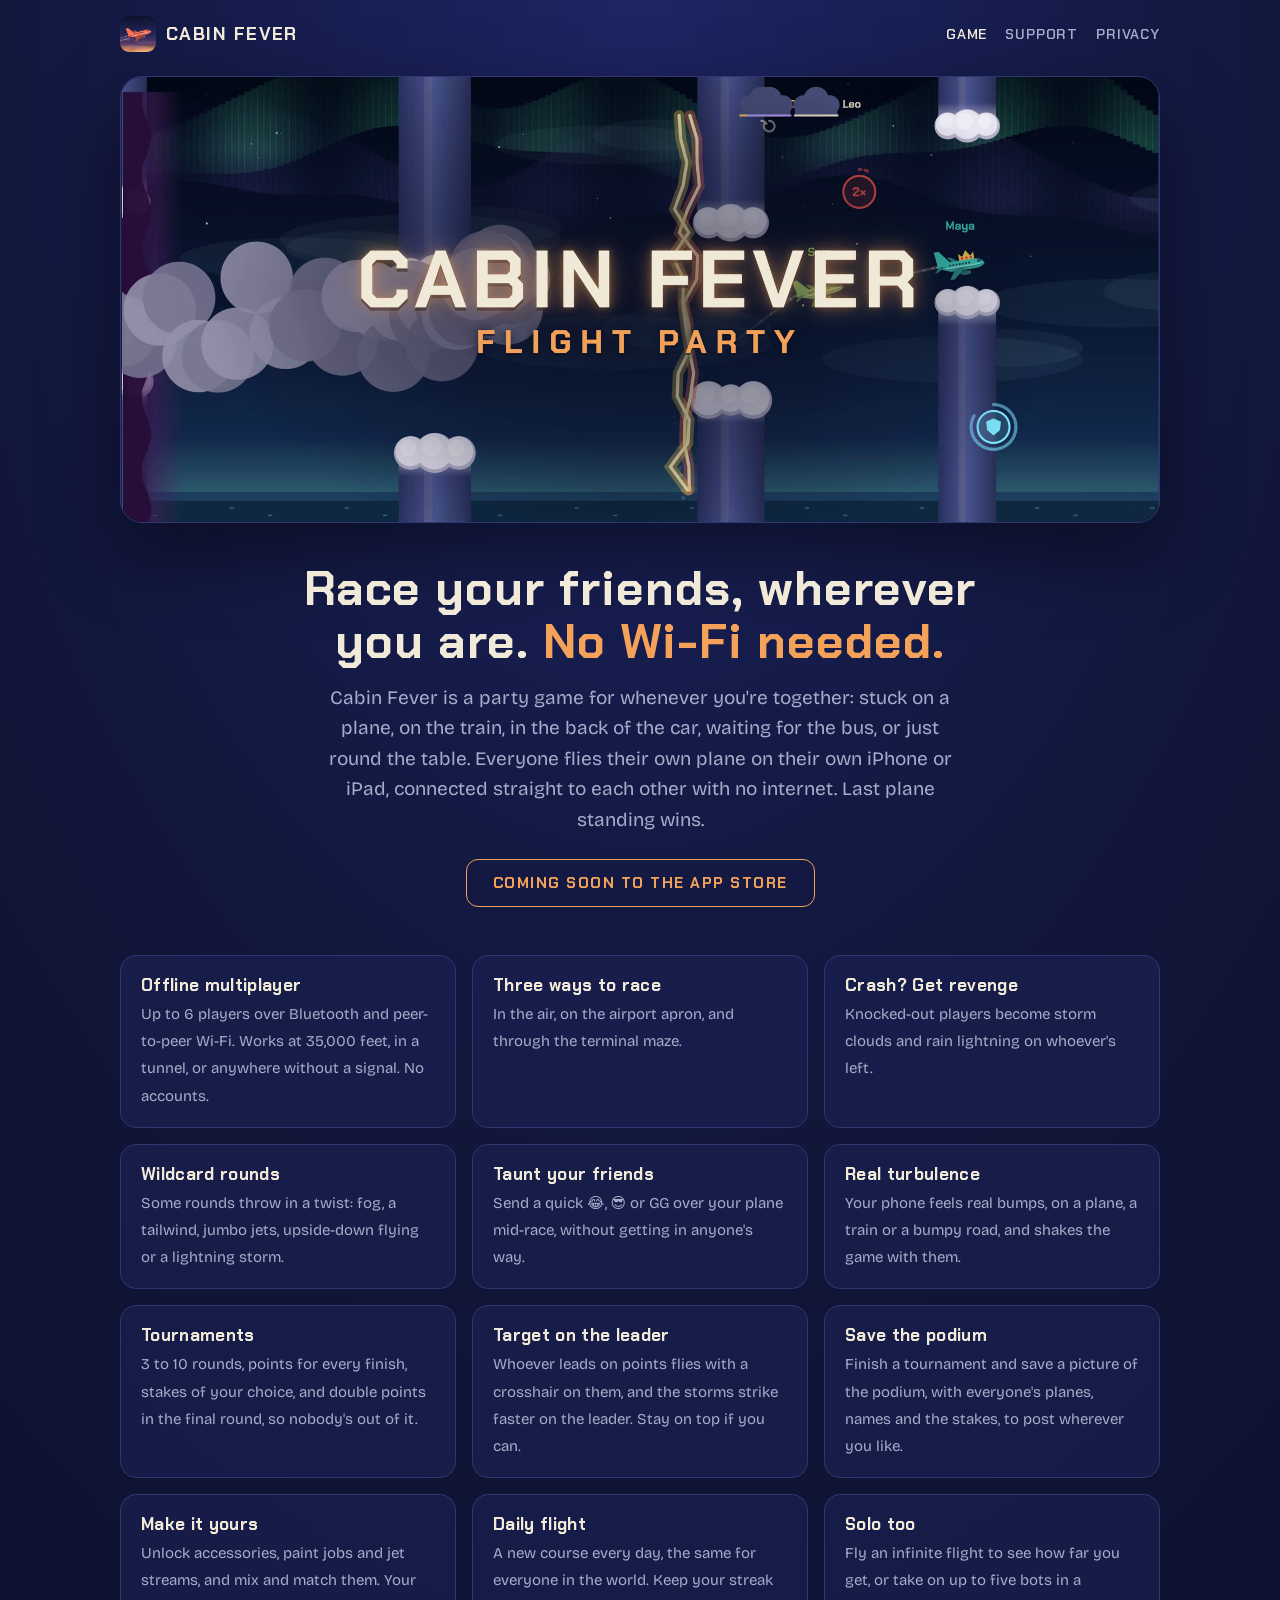
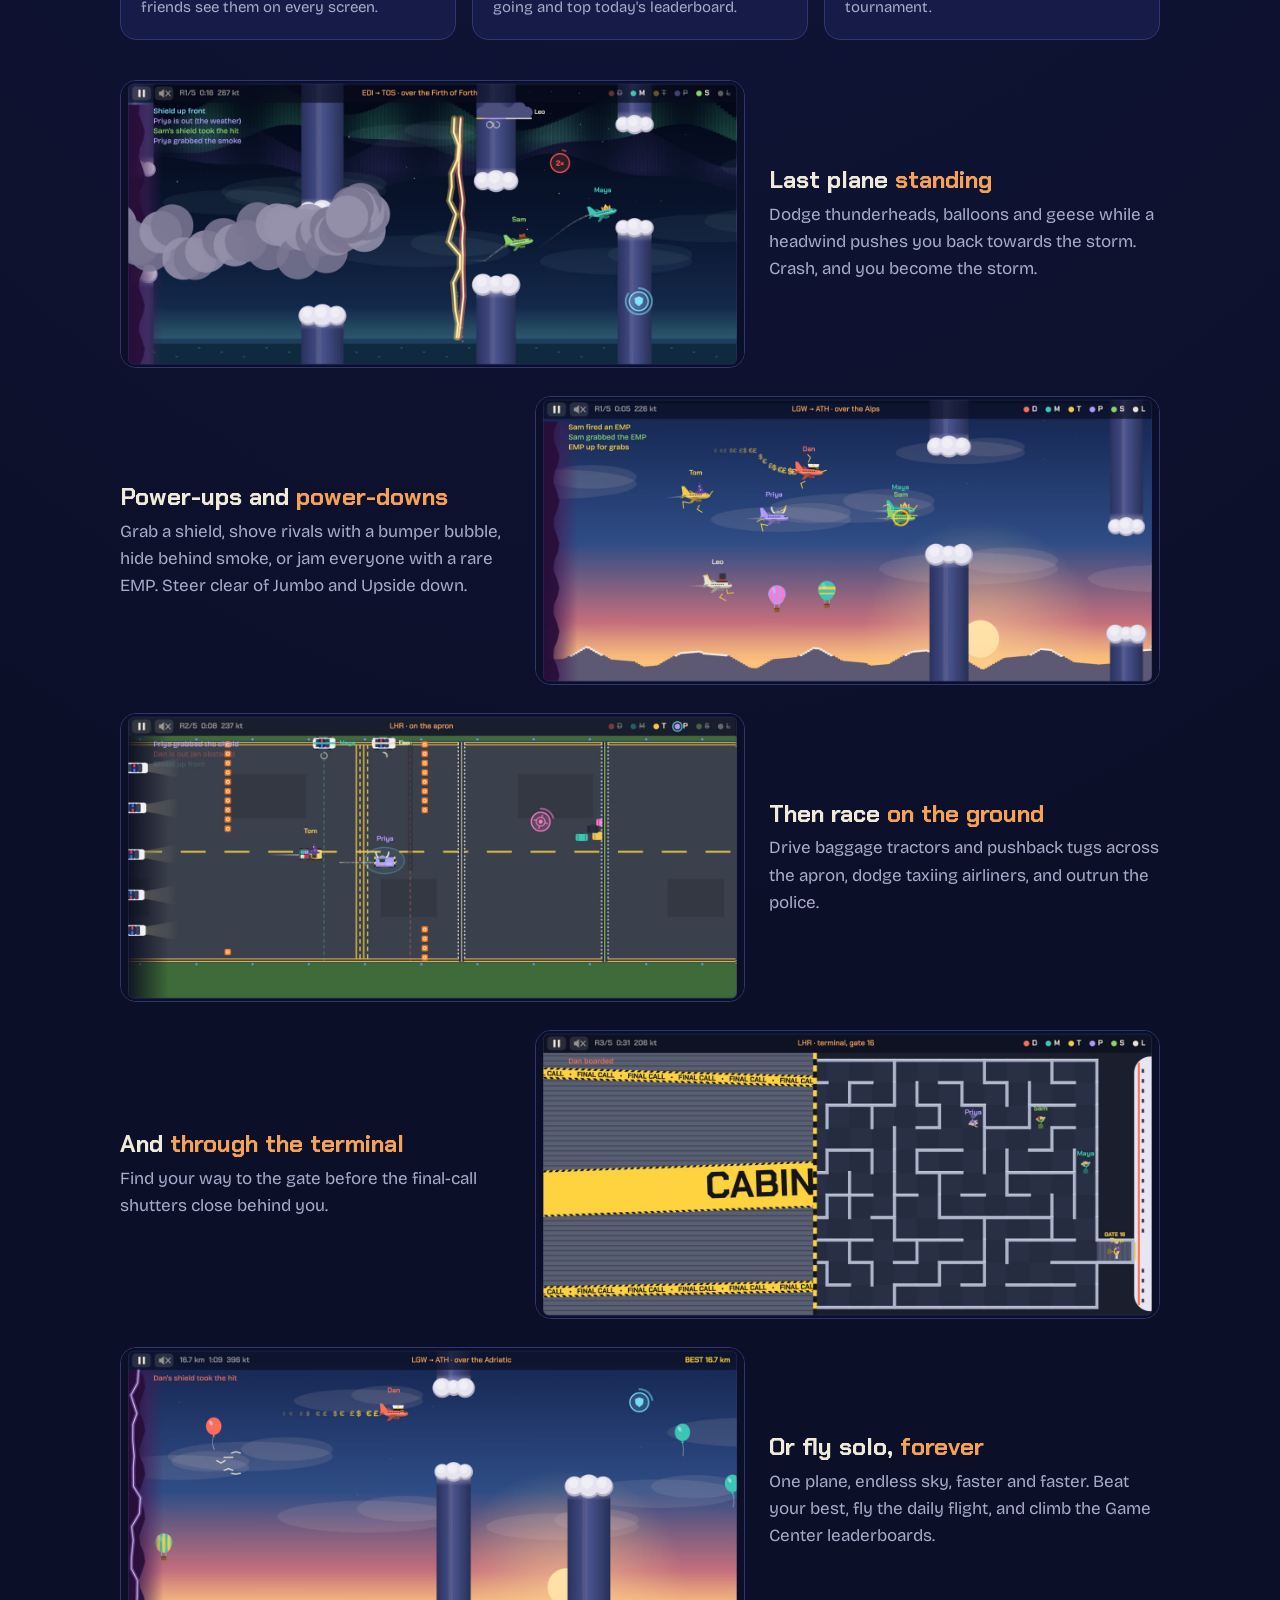
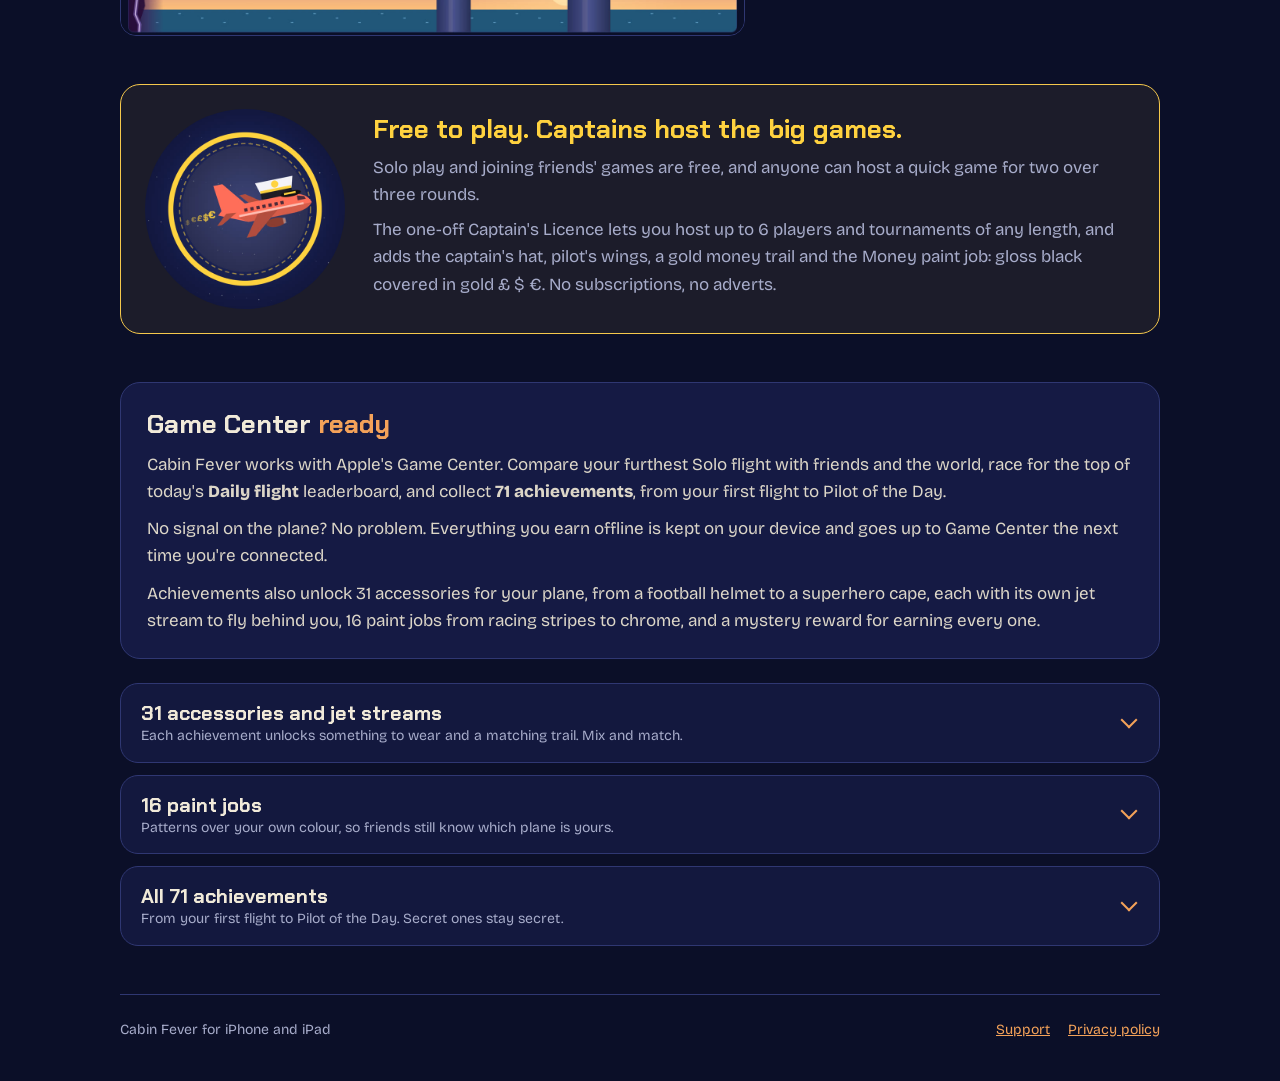
<file: index.html>
<!doctype html>
<html lang="en-GB">
<head>
<meta charset="utf-8">
<meta name="viewport" content="width=device-width, initial-scale=1">
<title>Cabin Fever: Flight Party</title>
<meta name="description" content="Cabin Fever is an offline party game for friends together in person: on a plane, a train, a road trip or round the table. Race each other's planes over Bluetooth and Wi-Fi with no internet. Last plane standing wins.">
<meta property="og:title" content="Cabin Fever: Flight Party">
<meta property="og:description" content="Race your friends anywhere you're together. No Wi-Fi needed.">
<meta property="og:image" content="https://playcabinfever.com/img/header.jpg">
<meta property="og:url" content="https://playcabinfever.com/">
<meta name="twitter:card" content="summary_large_image">
<meta name="theme-color" content="#0b0f28">
<link rel="icon" href="img/icon.png">
<link rel="apple-touch-icon" href="img/apple-touch-icon.png">
<link rel="stylesheet" href="style.css">
</head>
<body>
<div class="wrap">
  <header class="bar">
    <a class="brand" href="./"><img src="img/icon.png" alt=""><span>Cabin Fever</span></a>
    <nav><a href="./" aria-current="page">Game</a><a href="support.html">Support</a><a href="privacy.html">Privacy</a></nav>
  </header>

  <img class="hero" src="img/header.jpg" width="1920" height="823" alt="Cabin Fever: Flight Party. Planes racing through thunderheads under the northern lights.">

  <section class="intro">
    <h1>Race your friends, wherever you are. <em>No Wi-Fi needed.</em></h1>
    <p>Cabin Fever is a party game for whenever you're together: stuck on a plane, on the train, in the back of the car, waiting for the bus, or just round the table. Everyone flies their own plane on their own iPhone or iPad, connected straight to each other with no internet. Last plane standing wins.</p>
    <span class="cta soon">Coming soon to the App Store</span>
  </section>

  <ul class="features">
    <li><b>Offline multiplayer</b><span>Up to 6 players over Bluetooth and peer-to-peer Wi-Fi. Works at 35,000 feet, in a tunnel, or anywhere without a signal. No accounts.</span></li>
    <li><b>Three ways to race</b><span>In the air, on the airport apron, and through the terminal maze.</span></li>
    <li><b>Crash? Get revenge</b><span>Knocked-out players become storm clouds and rain lightning on whoever's left.</span></li>
    <li><b>Wildcard rounds</b><span>Some rounds throw in a twist: fog, a tailwind, jumbo jets, upside-down flying or a lightning storm.</span></li>
    <li><b>Taunt your friends</b><span>Send a quick 😂, 😎 or GG over your plane mid-race, without getting in anyone's way.</span></li>
    <li><b>Real turbulence</b><span>Your phone feels real bumps, on a plane, a train or a bumpy road, and shakes the game with them.</span></li>
    <li><b>Tournaments</b><span>3 to 10 rounds, points for every finish, stakes of your choice, and double points in the final round, so nobody's out of it.</span></li>
    <li><b>Target on the leader</b><span>Whoever leads on points flies with a crosshair on them, and the storms strike faster on the leader. Stay on top if you can.</span></li>
    <li><b>Save the podium</b><span>Finish a tournament and save a picture of the podium, with everyone's planes, names and the stakes, to post wherever you like.</span></li>
    <li><b>Make it yours</b><span>Unlock accessories, paint jobs and jet streams, and mix and match them. Your friends see them on every screen.</span></li>
    <li><b>Daily flight</b><span>A new course every day, the same for everyone in the world. Keep your streak going and top today's leaderboard.</span></li>
    <li><b>Solo too</b><span>Fly an infinite flight to see how far you get, or take on up to five bots in a tournament.</span></li>
  </ul>

  <section class="shots">
    <div class="shot"><img src="img/1-storm.jpg" width="1434" height="660" loading="lazy" alt="Planes dodging lightning from storm clouds under the northern lights">
      <div><h2>Last plane <em>standing</em></h2><p>Dodge thunderheads, balloons and geese while a headwind pushes you back towards the storm. Crash, and you become the storm.</p></div></div>
    <div class="shot"><img src="img/2-emp.jpg" width="1434" height="660" loading="lazy" alt="An EMP jamming five planes at sunrise">
      <div><h2>Power-ups and <em>power-downs</em></h2><p>Grab a shield, shove rivals with a bumper bubble, hide behind smoke, or jam everyone with a rare EMP. Steer clear of Jumbo and Upside down.</p></div></div>
    <div class="shot"><img src="img/3-ground.jpg" width="1434" height="660" loading="lazy" alt="Airport vehicles racing across the apron, chased by police cars">
      <div><h2>Then race <em>on the ground</em></h2><p>Drive baggage tractors and pushback tugs across the apron, dodge taxiing airliners, and outrun the police.</p></div></div>
    <div class="shot"><img src="img/4-maze.jpg" width="1434" height="660" loading="lazy" alt="Passengers racing through a terminal maze as the final-call shutters close">
      <div><h2>And <em>through the terminal</em></h2><p>Find your way to the gate before the final-call shutters close behind you.</p></div></div>
    <div class="shot"><img src="img/5-infinite.jpg" width="1434" height="660" loading="lazy" alt="One plane flying fast at sunset in Solo infinite">
      <div><h2>Or fly solo, <em>forever</em></h2><p>One plane, endless sky, faster and faster. Beat your best, fly the daily flight, and climb the Game Center leaderboards.</p></div></div>
  </section>

  <section class="captain">
    <img src="img/captain.jpg" width="512" height="512" loading="lazy" alt="A plane wearing a captain's hat inside a gold licence badge">
    <div>
      <h2>Free to play. Captains host the big games.</h2>
      <p>Solo play and joining friends' games are free, and anyone can host a quick game for two over three rounds.</p>
      <p>The one-off Captain's Licence lets you host up to 6 players and tournaments of any length, and adds the captain's hat, pilot's wings, a gold money trail and the Money paint job: gloss black covered in gold £ $ €. No subscriptions, no adverts.</p>
    </div>
  </section>

  <section class="gc">
    <h2>Game Center <em>ready</em></h2>
    <p>Cabin Fever works with Apple's Game Center. Compare your furthest Solo flight with friends and the world, race for the top of today's <b>Daily flight</b> leaderboard, and collect <b><span data-ach-count>71</span> achievements</b>, from your first flight to Pilot of the Day.</p>
    <p>No signal on the plane? No problem. Everything you earn offline is kept on your device and goes up to Game Center the next time you're connected.</p>
    <p>Achievements also unlock <span data-acc-count>31</span> accessories for your plane, from a football helmet to a superhero cape, each with its own jet stream to fly behind you, <span data-paint-count>16</span> paint jobs from racing stripes to chrome, and a mystery reward for earning every one.</p>
  </section>

  <details class="fold achievements" id="accessories">
    <summary><span><b><span data-acc-count>31</span> accessories and jet streams</b><small>Each achievement unlocks something to wear and a matching trail. Mix and match.</small></span></summary>
    <ul>
      <!-- accessories:start -->
      <li><img src="img/acc/cap.png" width="48" height="48" loading="lazy" alt=""><img src="img/stream/cap.png" width="48" height="48" loading="lazy" alt=""><div><b>Baseball cap <i>+ Baseballs</i></b><span>Earn First Flight</span></div></li>
      <li><img src="img/acc/pilot.png" width="48" height="48" loading="lazy" alt=""><img src="img/stream/pilot.png" width="48" height="48" loading="lazy" alt=""><div><b>Pilot's cap <i>+ Little planes</i></b><span>Earn Wheels Up</span></div></li>
      <li><img src="img/acc/party.png" width="48" height="48" loading="lazy" alt=""><img src="img/stream/party.png" width="48" height="48" loading="lazy" alt=""><div><b>Party hat <i>+ Confetti</i></b><span>Earn Frequent Flyer</span></div></li>
      <li><img src="img/acc/tophat.png" width="48" height="48" loading="lazy" alt=""><img src="img/stream/tophat.png" width="48" height="48" loading="lazy" alt=""><div><b>Top hat <i>+ Playing cards</i></b><span>Earn Gold Status</span></div></li>
      <li><img src="img/acc/diamond.png" width="48" height="48" loading="lazy" alt=""><img src="img/stream/diamond.png" width="48" height="48" loading="lazy" alt=""><div><b>Diamond crown <i>+ Diamonds</i></b><span>Earn Platinum Status</span></div></li>
      <li><img src="img/acc/crown.png" width="48" height="48" loading="lazy" alt=""><img src="img/stream/crown.png" width="48" height="48" loading="lazy" alt=""><div><b>Crown <i>+ Crowns</i></b><span>Earn Champion</span></div></li>
      <li><img src="img/acc/chef.png" width="48" height="48" loading="lazy" alt=""><img src="img/stream/chef.png" width="48" height="48" loading="lazy" alt=""><div><b>Chef's hat <i>+ Pizzas</i></b><span>Earn Collector</span></div></li>
      <li><img src="img/acc/wizard.png" width="48" height="48" loading="lazy" alt=""><img src="img/stream/wizard.png" width="48" height="48" loading="lazy" alt=""><div><b>Wizard's hat <i>+ Sparkles</i></b><span>Earn Lights Out</span></div></li>
      <li><img src="img/acc/viking.png" width="48" height="48" loading="lazy" alt=""><img src="img/stream/viking.png" width="48" height="48" loading="lazy" alt=""><div><b>Viking helmet <i>+ Swords</i></b><span>Earn Pinball</span></div></li>
      <li><img src="img/acc/halo.png" width="48" height="48" loading="lazy" alt=""><img src="img/stream/halo.png" width="48" height="48" loading="lazy" alt=""><div><b>Halo <i>+ Rainbows</i></b><span>Earn Untouchable</span></div></li>
      <li><img src="img/acc/raincloud.png" width="48" height="48" loading="lazy" alt=""><img src="img/stream/raincloud.png" width="48" height="48" loading="lazy" alt=""><div><b>Rain cloud <i>+ Lightning</i></b><span>Earn Thunderstruck</span></div></li>
      <li><img src="img/acc/beanie.png" width="48" height="48" loading="lazy" alt=""><img src="img/stream/beanie.png" width="48" height="48" loading="lazy" alt=""><div><b>Propeller beanie <i>+ Swirls</i></b><span>Earn Topsy-Turvy</span></div></li>
      <li><img src="img/acc/cowboy.png" width="48" height="48" loading="lazy" alt=""><img src="img/stream/cowboy.png" width="48" height="48" loading="lazy" alt=""><div><b>Cowboy hat <i>+ Cacti</i></b><span>Earn Captain</span></div></li>
      <li><img src="img/acc/beret.png" width="48" height="48" loading="lazy" alt=""><img src="img/stream/beret.png" width="48" height="48" loading="lazy" alt=""><div><b>Beret <i>+ Baguettes</i></b><span>Earn Grand Tour</span></div></li>
      <li><img src="img/acc/shades.png" width="48" height="48" loading="lazy" alt=""><img src="img/stream/shades.png" width="48" height="48" loading="lazy" alt=""><div><b>Sunglasses <i>+ Cool faces</i></b><span>Earn Sudden Death</span></div></li>
      <li><img src="img/acc/captainhat.png" width="48" height="48" loading="lazy" alt=""><img src="img/stream/captainhat.png" width="48" height="48" loading="lazy" alt=""><div><b>Captain's hat <i>+ Money trail</i></b><span>Captain's Licence</span></div></li>
      <li><img src="img/acc/wings.png" width="48" height="48" loading="lazy" alt=""><div><b>Pilot's wings</b><span>Captain's Licence</span></div></li>
      <li><img src="img/acc/legs.png" width="48" height="48" loading="lazy" alt=""><img src="img/stream/legs.png" width="48" height="48" loading="lazy" alt=""><div><b>Legs and feet <i>+ Footprints</i></b><span>Earn Speed Walker</span></div></li>
      <li><img src="img/acc/ears.png" width="48" height="48" loading="lazy" alt=""><img src="img/stream/ears.png" width="48" height="48" loading="lazy" alt=""><div><b>Big ears <i>+ Bunnies</i></b><span>Earn Last Call</span></div></li>
      <li><img src="img/acc/cape.png" width="48" height="48" loading="lazy" alt=""><img src="img/stream/cape.png" width="48" height="48" loading="lazy" alt=""><div><b>Superhero cape <i>+ Kapow</i></b><span>Earn Clean Sweep</span></div></li>
      <li><img src="img/acc/helmet.png" width="48" height="48" loading="lazy" alt=""><img src="img/stream/helmet.png" width="48" height="48" loading="lazy" alt=""><div><b>Football helmet <i>+ Footballs</i></b><span>Earn Hat-trick</span></div></li>
      <li><img src="img/acc/afro.png" width="48" height="48" loading="lazy" alt=""><img src="img/stream/afro.png" width="48" height="48" loading="lazy" alt=""><div><b>Afro <i>+ Disco balls</i></b><span>Earn Night Flight</span></div></li>
      <li><img src="img/acc/cone.png" width="48" height="48" loading="lazy" alt=""><img src="img/stream/cone.png" width="48" height="48" loading="lazy" alt=""><div><b>Traffic cone <i>+ Sirens</i></b><span>Earn Most Wanted</span></div></li>
      <li><img src="img/acc/pirate.png" width="48" height="48" loading="lazy" alt=""><img src="img/stream/pirate.png" width="48" height="48" loading="lazy" alt=""><div><b>Pirate hat <i>+ Skulls</i></b><span>Earn Revenge</span></div></li>
      <li><img src="img/acc/headphones.png" width="48" height="48" loading="lazy" alt=""><img src="img/stream/headphones.png" width="48" height="48" loading="lazy" alt=""><div><b>Headphones <i>+ Music notes</i></b><span>Earn Loyal Passenger</span></div></li>
      <li><img src="img/acc/mohawk.png" width="48" height="48" loading="lazy" alt=""><img src="img/stream/mohawk.png" width="48" height="48" loading="lazy" alt=""><div><b>Mohawk <i>+ Guitars</i></b><span>Earn Bolt from the Blue</span></div></li>
      <li><img src="img/acc/tracks.png" width="48" height="48" loading="lazy" alt=""><img src="img/stream/tracks.png" width="48" height="48" loading="lazy" alt=""><div><b>Tank tracks <i>+ Tyres</i></b><span>Earn Ground Crew</span></div></li>
      <li><img src="img/acc/moustache.png" width="48" height="48" loading="lazy" alt=""><img src="img/stream/moustache.png" width="48" height="48" loading="lazy" alt=""><div><b>Moustache <i>+ Coffee</i></b><span>Earn Red-Eye</span></div></li>
      <li><img src="img/acc/bowtie.png" width="48" height="48" loading="lazy" alt=""><img src="img/stream/bowtie.png" width="48" height="48" loading="lazy" alt=""><div><b>Bow tie <i>+ Cocktails</i></b><span>Earn Airline</span></div></li>
      <li><img src="img/acc/rocket.png" width="48" height="48" loading="lazy" alt=""><img src="img/stream/rocket.png" width="48" height="48" loading="lazy" alt=""><div><b>Rocket booster <i>+ Flames</i></b><span>Earn Jet Stream</span></div></li>
      <li><img src="img/acc/concorde.png" width="48" height="48" loading="lazy" alt=""><img src="img/stream/concorde.png" width="48" height="48" loading="lazy" alt=""><div><b>Mystery item <i>+ Mystery jet stream</i></b><span>Earn every achievement</span></div></li>
      <!-- accessories:end -->
    </ul>
  </details>

  <details class="fold achievements" id="paints">
    <summary><span><b><span data-paint-count>16</span> paint jobs</b><small>Patterns over your own colour, so friends still know which plane is yours.</small></span></summary>
    <ul>
      <!-- paints:start -->
      <li><img src="img/paint/stripes.png" width="80" height="40" loading="lazy" alt=""><div><b>Racing stripes</b><span>Earn Into the Blue</span></div></li>
      <li><img src="img/paint/airline.png" width="80" height="40" loading="lazy" alt=""><div><b>Classic airline</b><span>Earn Boarding Pass</span></div></li>
      <li><img src="img/paint/dots.png" width="80" height="40" loading="lazy" alt=""><div><b>Polka dots</b><span>Earn Bumper Cars</span></div></li>
      <li><img src="img/paint/chequers.png" width="80" height="40" loading="lazy" alt=""><div><b>Chequered flag</b><span>Earn Ten K</span></div></li>
      <li><img src="img/paint/bolts.png" width="80" height="40" loading="lazy" alt=""><div><b>Lightning bolt</b><span>Earn Total Blackout</span></div></li>
      <li><img src="img/paint/hearts.png" width="80" height="40" loading="lazy" alt=""><div><b>Hearts</b><span>Earn Full Cabin</span></div></li>
      <li><img src="img/paint/stars.png" width="80" height="40" loading="lazy" alt=""><div><b>Starry night</b><span>Earn Northern Lights</span></div></li>
      <li><img src="img/paint/waves.png" width="80" height="40" loading="lazy" alt=""><div><b>Waves</b><span>Earn Steady Hands</span></div></li>
      <li><img src="img/paint/camo.png" width="80" height="40" loading="lazy" alt=""><div><b>Camouflage</b><span>Earn Baggage Handler</span></div></li>
      <li><img src="img/paint/sunset.png" width="80" height="40" loading="lazy" alt=""><div><b>Sunset fade</b><span>Earn Commuter</span></div></li>
      <li><img src="img/paint/tiger.png" width="80" height="40" loading="lazy" alt=""><div><b>Tiger stripes</b><span>Earn Comeback Kid</span></div></li>
      <li><img src="img/paint/leopard.png" width="80" height="40" loading="lazy" alt=""><div><b>Leopard spots</b><span>Earn Wild Card</span></div></li>
      <li><img src="img/paint/flames.png" width="80" height="40" loading="lazy" alt=""><div><b>Hot rod flames</b><span>Earn Ultra Long Haul</span></div></li>
      <li><img src="img/paint/rainbow.png" width="80" height="40" loading="lazy" alt=""><div><b>Rainbow</b><span>Earn All-Rounder</span></div></li>
      <li><img src="img/paint/chrome.png" width="80" height="40" loading="lazy" alt=""><div><b>Chrome</b><span>Earn Edge of the Map</span></div></li>
      <li><img src="img/paint/money.png" width="80" height="40" loading="lazy" alt=""><div><b>Money</b><span>Captain's Licence</span></div></li>
      <!-- paints:end -->
    </ul>
  </details>

  <details class="fold achievements" id="achievements">
    <summary><span><b>All <span data-ach-count>71</span> achievements</b><small>From your first flight to Pilot of the Day. Secret ones stay secret.</small></span></summary>
    <ul>
      <!-- achievements:start -->
      <li><img src="img/ach/first_flight.png" width="64" height="64" loading="lazy" alt=""><div><b>First Flight</b><span>Finish a tournament round</span></div></li>
      <li><img src="img/ach/wheels_up.png" width="64" height="64" loading="lazy" alt=""><div><b>Wheels Up</b><span>Win a round</span></div></li>
      <li><img src="img/ach/frequent_flyer.png" width="64" height="64" loading="lazy" alt=""><div><b>Frequent Flyer</b><span>Win 5 rounds</span></div></li>
      <li><img src="img/ach/gold_status.png" width="64" height="64" loading="lazy" alt=""><div><b>Gold Status</b><span>Win 10 rounds</span></div></li>
      <li><img src="img/ach/platinum_status.png" width="64" height="64" loading="lazy" alt=""><div><b>Platinum Status</b><span>Win 25 rounds</span></div></li>
      <li><img src="img/ach/champion.png" width="64" height="64" loading="lazy" alt=""><div><b>Champion</b><span>Win a tournament</span></div></li>
      <li><img src="img/ach/hat_trick.png" width="64" height="64" loading="lazy" alt=""><div><b>Hat-trick</b><span>Win 3 rounds in a row</span></div></li>
      <li><img src="img/ach/clean_sweep.png" width="64" height="64" loading="lazy" alt=""><div><b>Clean Sweep</b><span>Win every round of a tournament</span></div></li>
      <li><img src="img/ach/comeback_kid.png" width="64" height="64" loading="lazy" alt=""><div><b>Comeback Kid</b><span>Win a tournament after being last at halfway</span></div></li>
      <li><img src="img/ach/marathon.png" width="64" height="64" loading="lazy" alt=""><div><b>Marathon</b><span>Finish a 10-round tournament</span></div></li>
      <li><img src="img/ach/shields_up.png" width="64" height="64" loading="lazy" alt=""><div><b>Shields Up</b><span>Grab a shield</span></div></li>
      <li><img src="img/ach/deflector.png" width="64" height="64" loading="lazy" alt=""><div><b>Deflector</b><span>Let a shield save you</span></div></li>
      <li><img src="img/ach/bumper_cars.png" width="64" height="64" loading="lazy" alt=""><div><b>Bumper Cars</b><span>Fire a bumper bubble</span></div></li>
      <li><img src="img/ach/pinball.png" width="64" height="64" loading="lazy" alt=""><div><b>Pinball</b><span>Hit 3 planes with one bumper</span></div></li>
      <li><img src="img/ach/smoke_screen.png" width="64" height="64" loading="lazy" alt=""><div><b>Smoke Screen</b><span>Fire smoke</span></div></li>
      <li><img src="img/ach/lights_out.png" width="64" height="64" loading="lazy" alt=""><div><b>Lights Out</b><span>Fire an EMP</span></div></li>
      <li><img src="img/ach/total_blackout.png" width="64" height="64" loading="lazy" alt=""><div><b>Total Blackout</b><span>Jam 3 or more planes with one EMP</span></div></li>
      <li><img src="img/ach/collector.png" width="64" height="64" loading="lazy" alt=""><div><b>Collector</b><span>Use a shield, bumper, smoke and EMP</span></div></li>
      <li><img src="img/ach/hoarder.png" width="64" height="64" loading="lazy" alt=""><div><b>Hoarder</b><span>Use 50 power-ups</span></div></li>
      <li><img src="img/ach/wide_body.png" width="64" height="64" loading="lazy" alt=""><div><b>Wide Body</b><span>Fly into a Jumbo</span></div></li>
      <li><img src="img/ach/topsy_turvy.png" width="64" height="64" loading="lazy" alt=""><div><b>Topsy-Turvy</b><span>Fly into an Upside down</span></div></li>
      <li><img src="img/ach/big_and_bold.png" width="64" height="64" loading="lazy" alt=""><div><b>Big and Bold</b><span>Survive a whole Jumbo</span></div></li>
      <li><img src="img/ach/dodger.png" width="64" height="64" loading="lazy" alt=""><div><b>Dodger</b><span>Last 30 seconds in a tournament round without touching a power-down</span></div></li>
      <li><img src="img/ach/bolt_from_the_blue.png" width="64" height="64" loading="lazy" alt=""><div><b>Bolt from the Blue</b><span>Knock someone out with lightning or a nail strip</span></div></li>
      <li><img src="img/ach/thunderstruck.png" width="64" height="64" loading="lazy" alt=""><div><b>Thunderstruck</b><span>Knock out 5 planes with lightning</span></div></li>
      <li><img src="img/ach/body_swap.png" width="64" height="64" loading="lazy" alt=""><div><b>Body Swap</b><span>Swap places with the player you knocked out</span></div></li>
      <li><img src="img/ach/revenge.png" width="64" height="64" loading="lazy" alt=""><div><b>Revenge</b><span>Strike the plane that bumped you out</span></div></li>
      <li><img src="img/ach/sudden_death.png" width="64" height="64" loading="lazy" alt=""><div><b>Sudden Death</b><span>Still flying at 70 seconds in a tournament round</span></div></li>
      <li><img src="img/ach/long_haul.png" width="64" height="64" loading="lazy" alt=""><div><b>Long Haul</b><span>Still flying at 2 minutes in a tournament round</span></div></li>
      <li><img src="img/ach/untouchable.png" width="64" height="64" loading="lazy" alt=""><div><b>Untouchable</b><span>Win a round without picking anything up</span></div></li>
      <li><img src="img/ach/bumpy_ride.png" width="64" height="64" loading="lazy" alt=""><div><b>Bumpy Ride</b><span>Ride out real turbulence your phone felt</span></div></li>
      <li><img src="img/ach/steady_hands.png" width="64" height="64" loading="lazy" alt=""><div><b>Steady Hands</b><span>Ride out 3 turbulence spells in one round or run</span></div></li>
      <li><img src="img/ach/close_shave.png" width="64" height="64" loading="lazy" alt=""><div><b>Close Shave</b><span>Let a shield save you from the storm wall</span></div></li>
      <li><img src="img/ach/captain.png" width="64" height="64" loading="lazy" alt=""><div><b>Captain</b><span>Host a game for friends</span></div></li>
      <li><img src="img/ach/airline.png" width="64" height="64" loading="lazy" alt=""><div><b>Airline</b><span>Host 10 games for friends</span></div></li>
      <li><img src="img/ach/passenger.png" width="64" height="64" loading="lazy" alt=""><div><b>Passenger</b><span>Join a friend&#x27;s game on their phone</span></div></li>
      <li><img src="img/ach/full_cabin.png" width="64" height="64" loading="lazy" alt=""><div><b>Full Cabin</b><span>Play a 6-player game, with friends or bots</span></div></li>
      <li><img src="img/ach/ping.png" width="64" height="64" loading="lazy" alt=""><div><b>Ping!</b><span>Ping nearby players to join your game</span></div></li>
      <li><img src="img/ach/last_orders.png" width="64" height="64" loading="lazy" alt=""><div><b>Secret achievement</b><span>Find it to find out</span></div></li>
      <li><img src="img/ach/grand_tour.png" width="64" height="64" loading="lazy" alt=""><div><b>Grand Tour</b><span>Fly all three routes</span></div></li>
      <li><img src="img/ach/northern_lights.png" width="64" height="64" loading="lazy" alt=""><div><b>Northern Lights</b><span>Win a round under the aurora</span></div></li>
      <li><img src="img/ach/night_flight.png" width="64" height="64" loading="lazy" alt=""><div><b>Night Flight</b><span>Play between midnight and 5am</span></div></li>
      <li><img src="img/ach/cruising_altitude.png" width="64" height="64" loading="lazy" alt=""><div><b>Cruising Altitude</b><span>Play 100 tournament rounds</span></div></li>
      <li><img src="img/ach/loyal_passenger.png" width="64" height="64" loading="lazy" alt=""><div><b>Loyal Passenger</b><span>Play on 7 different days</span></div></li>
      <li><img src="img/ach/red_eye.png" width="64" height="64" loading="lazy" alt=""><div><b>Red-Eye</b><span>Play 10 tournament rounds without closing the game</span></div></li>
      <li><img src="img/ach/ground_crew.png" width="64" height="64" loading="lazy" alt=""><div><b>Ground Crew</b><span>Win a ground round</span></div></li>
      <li><img src="img/ach/baggage_handler.png" width="64" height="64" loading="lazy" alt=""><div><b>Baggage Handler</b><span>Win 5 ground rounds</span></div></li>
      <li><img src="img/ach/most_wanted.png" width="64" height="64" loading="lazy" alt=""><div><b>Most Wanted</b><span>Still driving at 60 seconds in a ground round</span></div></li>
      <li><img src="img/ach/stinger.png" width="64" height="64" loading="lazy" alt=""><div><b>Stinger</b><span>Knock someone out with a nail strip</span></div></li>
      <li><img src="img/ach/boarding_pass.png" width="64" height="64" loading="lazy" alt=""><div><b>Boarding Pass</b><span>Board the plane in a maze round</span></div></li>
      <li><img src="img/ach/priority_boarding.png" width="64" height="64" loading="lazy" alt=""><div><b>Priority Boarding</b><span>Be first to board</span></div></li>
      <li><img src="img/ach/frequent_boarder.png" width="64" height="64" loading="lazy" alt=""><div><b>Frequent Boarder</b><span>Win 5 maze rounds</span></div></li>
      <li><img src="img/ach/speed_walker.png" width="64" height="64" loading="lazy" alt=""><div><b>Speed Walker</b><span>Board in under 18 seconds</span></div></li>
      <li><img src="img/ach/no_wrong_turns.png" width="64" height="64" loading="lazy" alt=""><div><b>No Wrong Turns</b><span>Board without going into a dead end</span></div></li>
      <li><img src="img/ach/last_call.png" width="64" height="64" loading="lazy" alt=""><div><b>Last Call</b><span>Board after the shutters have started</span></div></li>
      <li><img src="img/ach/missed_flight.png" width="64" height="64" loading="lazy" alt=""><div><b>Secret achievement</b><span>Find it to find out</span></div></li>
      <li><img src="img/ach/all_rounder.png" width="64" height="64" loading="lazy" alt=""><div><b>All-Rounder</b><span>Win a round in the air, on the ground and in the maze</span></div></li>
      <li><img src="img/ach/into_the_blue.png" width="64" height="64" loading="lazy" alt=""><div><b>Into the Blue</b><span>Fly a solo infinite run</span></div></li>
      <li><img src="img/ach/ten_k.png" width="64" height="64" loading="lazy" alt=""><div><b>Ten K</b><span>Fly 10 km in one infinite run</span></div></li>
      <li><img src="img/ach/jet_stream.png" width="64" height="64" loading="lazy" alt=""><div><b>Jet Stream</b><span>Fly 20 km in one infinite run</span></div></li>
      <li><img src="img/ach/ultra_long_haul.png" width="64" height="64" loading="lazy" alt=""><div><b>Ultra Long Haul</b><span>Fly 40 km in one infinite run</span></div></li>
      <li><img src="img/ach/edge_of_the_map.png" width="64" height="64" loading="lazy" alt=""><div><b>Edge of the Map</b><span>Fly 75 km in one infinite run</span></div></li>
      <li><img src="img/ach/holding_pattern.png" width="64" height="64" loading="lazy" alt=""><div><b>Holding Pattern</b><span>Keep an infinite run going for a minute</span></div></li>
      <li><img src="img/ach/ace.png" width="64" height="64" loading="lazy" alt=""><div><b>Ace</b><span>Keep an infinite run going for 3 minutes</span></div></li>
      <li><img src="img/ach/air_miles.png" width="64" height="64" loading="lazy" alt=""><div><b>Air Miles</b><span>Fly 100 km in total, in any mode</span></div></li>
      <li><img src="img/ach/holiday_bound.png" width="64" height="64" loading="lazy" alt=""><div><b>Holiday Bound</b><span>Fly 1,700 km in total, about London to Málaga</span></div></li>
      <li><img src="img/ach/logbook.png" width="64" height="64" loading="lazy" alt=""><div><b>Logbook</b><span>Spend an hour flying in total</span></div></li>
      <li><img src="img/ach/daily_flyer.png" width="64" height="64" loading="lazy" alt=""><div><b>Daily Flyer</b><span>Fly a daily flight</span></div></li>
      <li><img src="img/ach/commuter.png" width="64" height="64" loading="lazy" alt=""><div><b>Commuter</b><span>Fly the daily flight on 7 different days</span></div></li>
      <li><img src="img/ach/pilot_of_the_day.png" width="64" height="64" loading="lazy" alt=""><div><b>Pilot of the Day</b><span>Be the world&#x27;s top pilot for a day: finish first on a daily flight leaderboard</span></div></li>
      <li><img src="img/ach/wild_card.png" width="64" height="64" loading="lazy" alt=""><div><b>Wild Card</b><span>Win a wildcard round</span></div></li>
      <!-- achievements:end -->
    </ul>
  </details>

  <footer>
    <span>Cabin Fever for iPhone and iPad</span>
    <nav><a href="support.html">Support</a><a href="privacy.html">Privacy policy</a></nav>
  </footer>
</div>
</body>
</html>
</file>
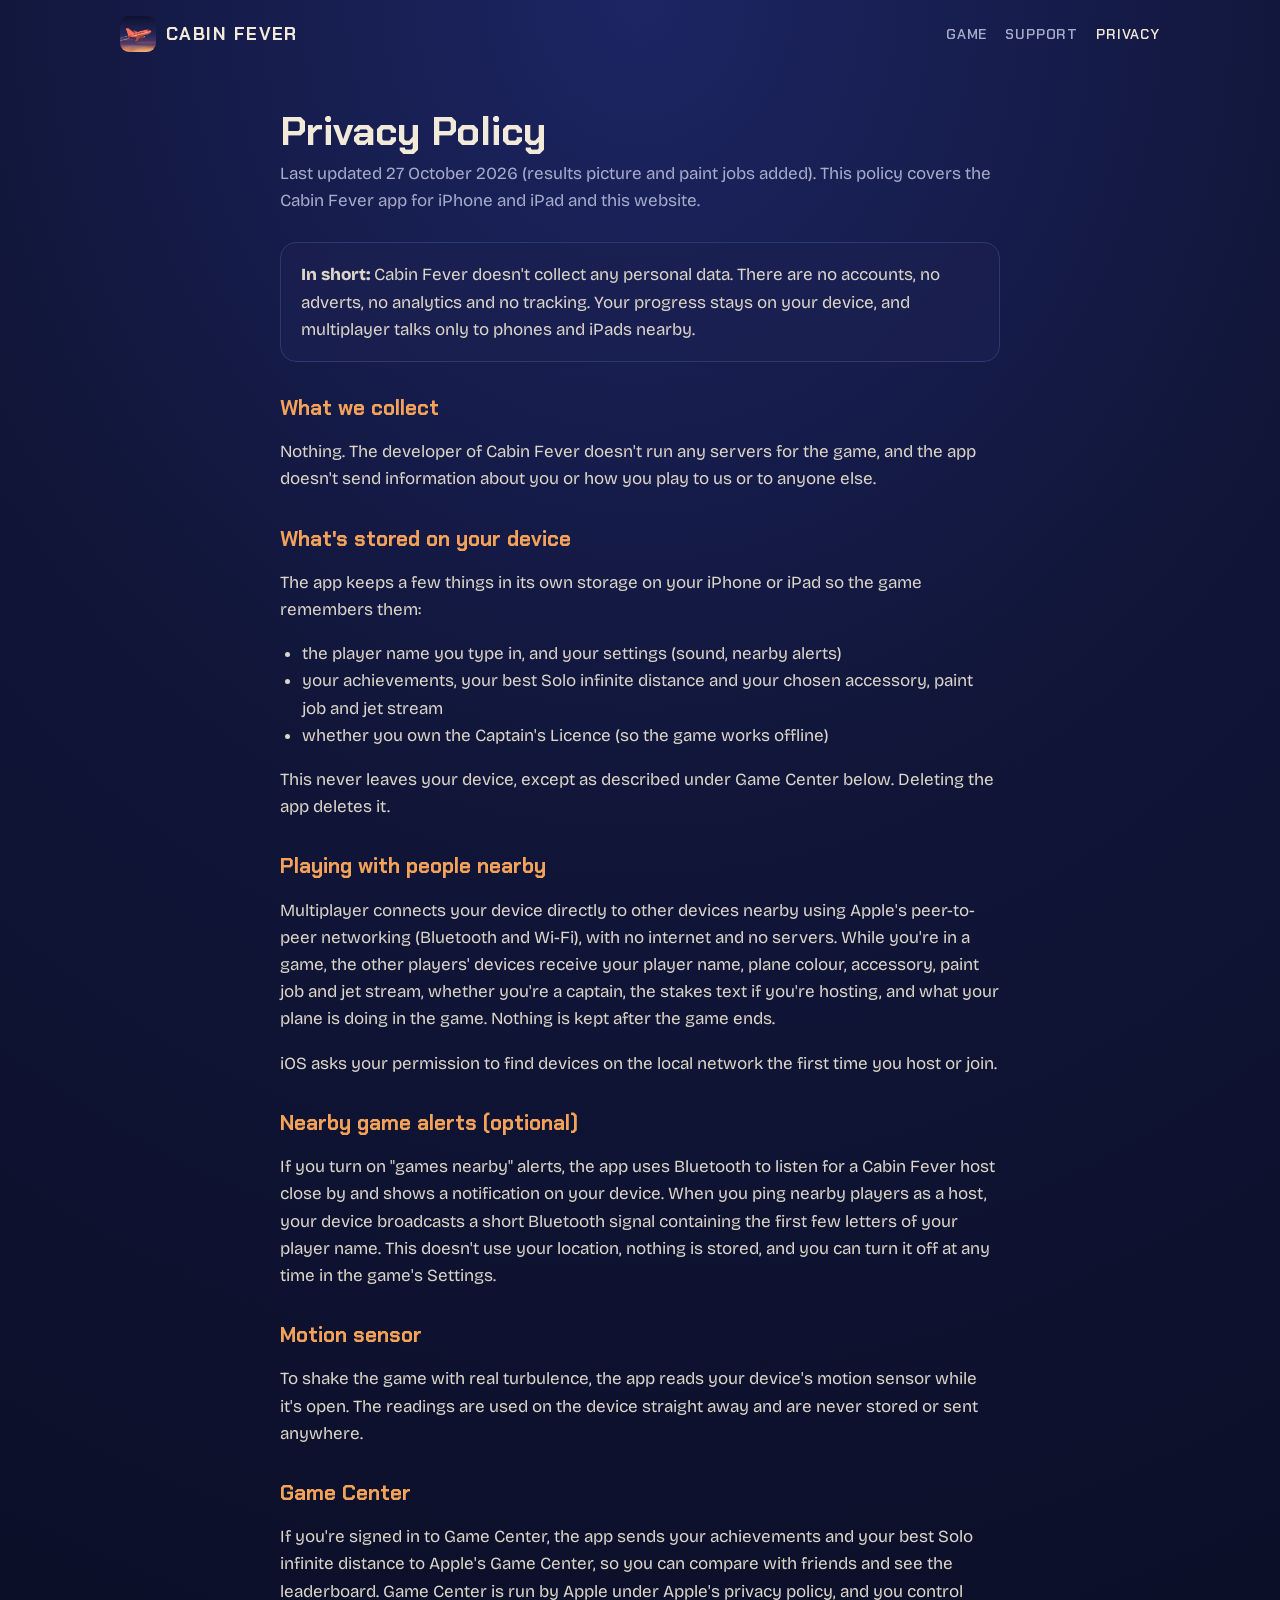
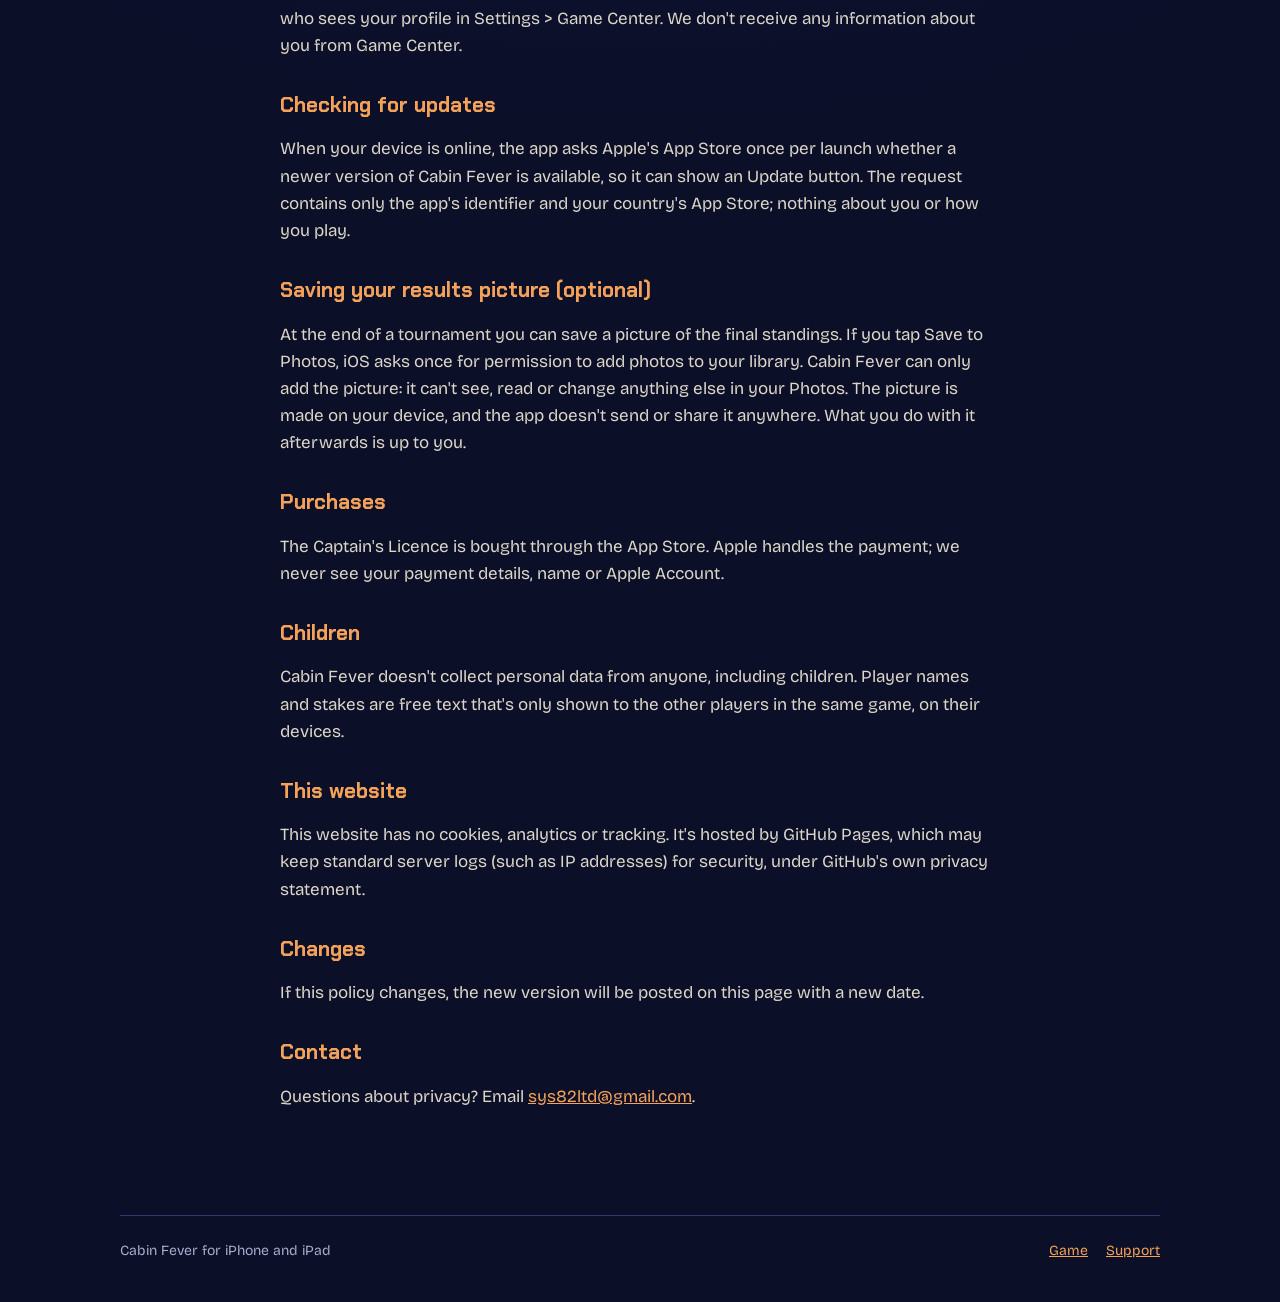
<file: privacy.html>
<!doctype html>
<html lang="en-GB">
<head>
<meta charset="utf-8">
<meta name="viewport" content="width=device-width, initial-scale=1">
<title>Privacy Policy · Cabin Fever</title>
<meta name="description" content="Cabin Fever's privacy policy: the game collects no personal data.">
<meta name="theme-color" content="#0b0f28">
<link rel="icon" href="img/icon.png">
<link rel="stylesheet" href="style.css">
</head>
<body>
<div class="wrap">
  <header class="bar">
    <a class="brand" href="./"><img src="img/icon.png" alt=""><span>Cabin Fever</span></a>
    <nav><a href="./">Game</a><a href="support.html">Support</a><a href="privacy.html" aria-current="page">Privacy</a></nav>
  </header>
</div>

<main class="page">
  <h1>Privacy Policy</h1>
  <p class="lede">Last updated 27 October 2026 (results picture and paint jobs added). This policy covers the Cabin Fever app for iPhone and iPad and this website.</p>

  <div class="box"><p><b>In short:</b> Cabin Fever doesn't collect any personal data. There are no accounts, no adverts, no analytics and no tracking. Your progress stays on your device, and multiplayer talks only to phones and iPads nearby.</p></div>

  <h2>What we collect</h2>
  <p>Nothing. The developer of Cabin Fever doesn't run any servers for the game, and the app doesn't send information about you or how you play to us or to anyone else.</p>

  <h2>What's stored on your device</h2>
  <p>The app keeps a few things in its own storage on your iPhone or iPad so the game remembers them:</p>
  <ul>
    <li>the player name you type in, and your settings (sound, nearby alerts)</li>
    <li>your achievements, your best Solo infinite distance and your chosen accessory, paint job and jet stream</li>
    <li>whether you own the Captain's Licence (so the game works offline)</li>
  </ul>
  <p>This never leaves your device, except as described under Game Center below. Deleting the app deletes it.</p>

  <h2>Playing with people nearby</h2>
  <p>Multiplayer connects your device directly to other devices nearby using Apple's peer-to-peer networking (Bluetooth and Wi-Fi), with no internet and no servers. While you're in a game, the other players' devices receive your player name, plane colour, accessory, paint job and jet stream, whether you're a captain, the stakes text if you're hosting, and what your plane is doing in the game. Nothing is kept after the game ends.</p>
  <p>iOS asks your permission to find devices on the local network the first time you host or join.</p>

  <h2>Nearby game alerts (optional)</h2>
  <p>If you turn on "games nearby" alerts, the app uses Bluetooth to listen for a Cabin Fever host close by and shows a notification on your device. When you ping nearby players as a host, your device broadcasts a short Bluetooth signal containing the first few letters of your player name. This doesn't use your location, nothing is stored, and you can turn it off at any time in the game's Settings.</p>

  <h2>Motion sensor</h2>
  <p>To shake the game with real turbulence, the app reads your device's motion sensor while it's open. The readings are used on the device straight away and are never stored or sent anywhere.</p>

  <h2>Game Center</h2>
  <p>If you're signed in to Game Center, the app sends your achievements and your best Solo infinite distance to Apple's Game Center, so you can compare with friends and see the leaderboard. Game Center is run by Apple under Apple's privacy policy, and you control who sees your profile in Settings &gt; Game Center. We don't receive any information about you from Game Center.</p>

  <h2>Checking for updates</h2>
  <p>When your device is online, the app asks Apple's App Store once per launch whether a newer version of Cabin Fever is available, so it can show an Update button. The request contains only the app's identifier and your country's App Store; nothing about you or how you play.</p>

  <h2>Saving your results picture (optional)</h2>
  <p>At the end of a tournament you can save a picture of the final standings. If you tap Save to Photos, iOS asks once for permission to add photos to your library. Cabin Fever can only add the picture: it can't see, read or change anything else in your Photos. The picture is made on your device, and the app doesn't send or share it anywhere. What you do with it afterwards is up to you.</p>

  <h2>Purchases</h2>
  <p>The Captain's Licence is bought through the App Store. Apple handles the payment; we never see your payment details, name or Apple Account.</p>

  <h2>Children</h2>
  <p>Cabin Fever doesn't collect personal data from anyone, including children. Player names and stakes are free text that's only shown to the other players in the same game, on their devices.</p>

  <h2>This website</h2>
  <p>This website has no cookies, analytics or tracking. It's hosted by GitHub Pages, which may keep standard server logs (such as IP addresses) for security, under GitHub's own privacy statement.</p>

  <h2>Changes</h2>
  <p>If this policy changes, the new version will be posted on this page with a new date.</p>

  <h2>Contact</h2>
  <p>Questions about privacy? Email <a href="mailto:sys82ltd@gmail.com">sys82ltd@gmail.com</a>.</p>
</main>

<div class="wrap">
  <footer>
    <span>Cabin Fever for iPhone and iPad</span>
    <nav><a href="./">Game</a><a href="support.html">Support</a></nav>
  </footer>
</div>
</body>
</html>
</file>
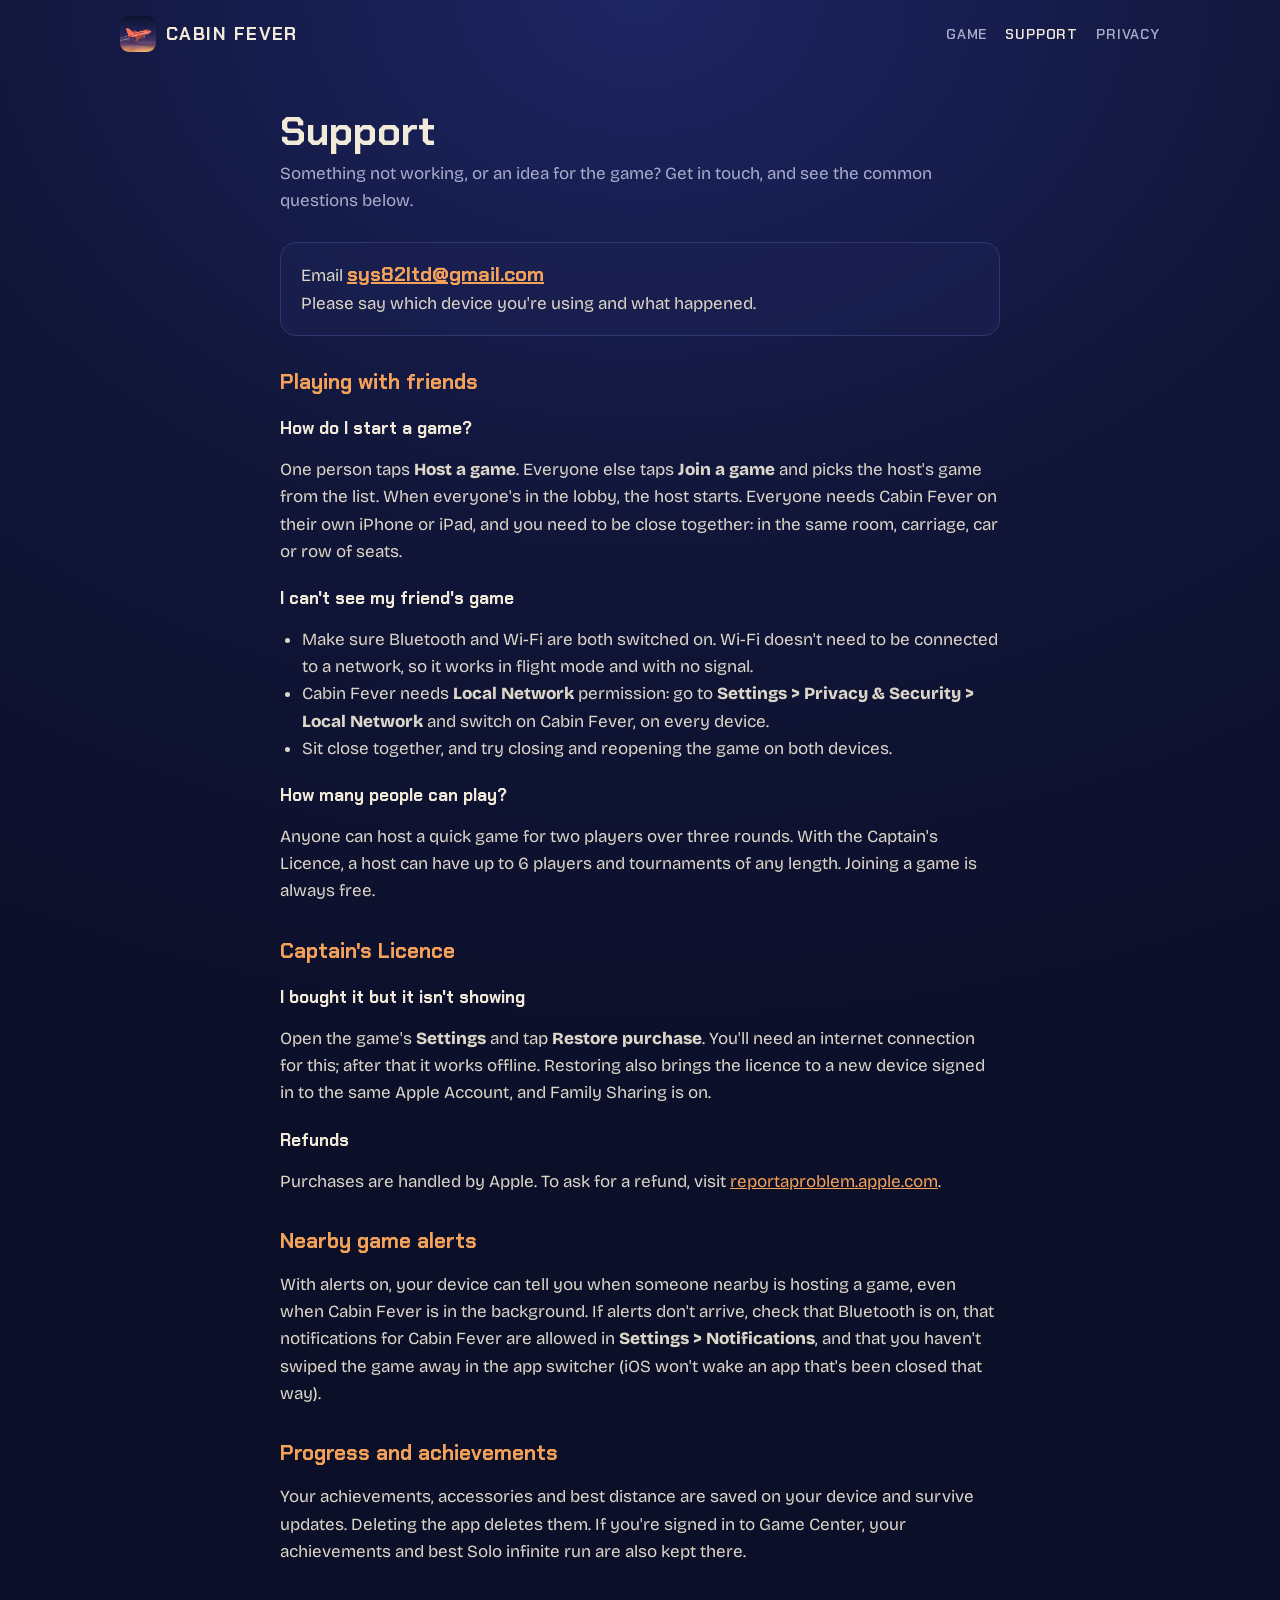
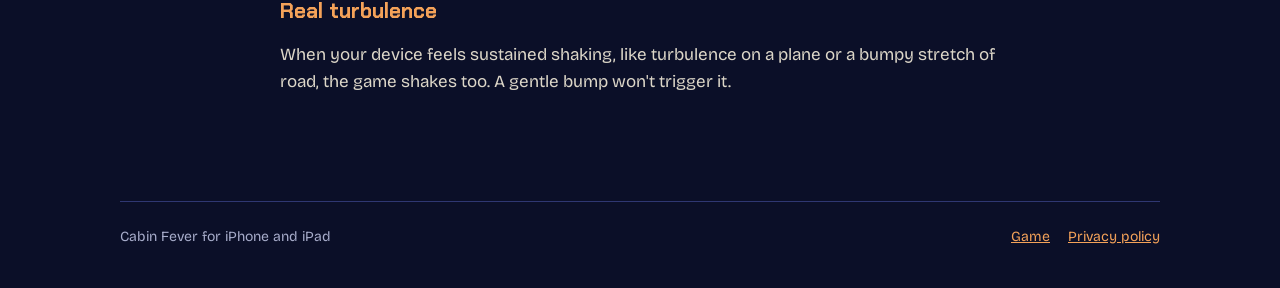
<file: support.html>
<!doctype html>
<html lang="en-GB">
<head>
<meta charset="utf-8">
<meta name="viewport" content="width=device-width, initial-scale=1">
<title>Support · Cabin Fever</title>
<meta name="description" content="Help with Cabin Fever: playing with friends, the Captain's Licence, nearby alerts and contact details.">
<meta name="theme-color" content="#0b0f28">
<link rel="icon" href="img/icon.png">
<link rel="stylesheet" href="style.css">
</head>
<body>
<div class="wrap">
  <header class="bar">
    <a class="brand" href="./"><img src="img/icon.png" alt=""><span>Cabin Fever</span></a>
    <nav><a href="./">Game</a><a href="support.html" aria-current="page">Support</a><a href="privacy.html">Privacy</a></nav>
  </header>
</div>

<main class="page">
  <h1>Support</h1>
  <p class="lede">Something not working, or an idea for the game? Get in touch, and see the common questions below.</p>

  <div class="box"><p>Email <a class="mail" href="mailto:sys82ltd@gmail.com">sys82ltd@gmail.com</a><br>Please say which device you're using and what happened.</p></div>

  <h2>Playing with friends</h2>
  <h3>How do I start a game?</h3>
  <p>One person taps <b>Host a game</b>. Everyone else taps <b>Join a game</b> and picks the host's game from the list. When everyone's in the lobby, the host starts. Everyone needs Cabin Fever on their own iPhone or iPad, and you need to be close together: in the same room, carriage, car or row of seats.</p>
  <h3>I can't see my friend's game</h3>
  <ul>
    <li>Make sure Bluetooth and Wi-Fi are both switched on. Wi-Fi doesn't need to be connected to a network, so it works in flight mode and with no signal.</li>
    <li>Cabin Fever needs <b>Local Network</b> permission: go to <b>Settings &gt; Privacy &amp; Security &gt; Local Network</b> and switch on Cabin Fever, on every device.</li>
    <li>Sit close together, and try closing and reopening the game on both devices.</li>
  </ul>
  <h3>How many people can play?</h3>
  <p>Anyone can host a quick game for two players over three rounds. With the Captain's Licence, a host can have up to 6 players and tournaments of any length. Joining a game is always free.</p>

  <h2>Captain's Licence</h2>
  <h3>I bought it but it isn't showing</h3>
  <p>Open the game's <b>Settings</b> and tap <b>Restore purchase</b>. You'll need an internet connection for this; after that it works offline. Restoring also brings the licence to a new device signed in to the same Apple Account, and Family Sharing is on.</p>
  <h3>Refunds</h3>
  <p>Purchases are handled by Apple. To ask for a refund, visit <a href="https://reportaproblem.apple.com">reportaproblem.apple.com</a>.</p>

  <h2>Nearby game alerts</h2>
  <p>With alerts on, your device can tell you when someone nearby is hosting a game, even when Cabin Fever is in the background. If alerts don't arrive, check that Bluetooth is on, that notifications for Cabin Fever are allowed in <b>Settings &gt; Notifications</b>, and that you haven't swiped the game away in the app switcher (iOS won't wake an app that's been closed that way).</p>

  <h2>Progress and achievements</h2>
  <p>Your achievements, accessories and best distance are saved on your device and survive updates. Deleting the app deletes them. If you're signed in to Game Center, your achievements and best Solo infinite run are also kept there.</p>

  <h2>Real turbulence</h2>
  <p>When your device feels sustained shaking, like turbulence on a plane or a bumpy stretch of road, the game shakes too. A gentle bump won't trigger it.</p>
</main>

<div class="wrap">
  <footer>
    <span>Cabin Fever for iPhone and iPad</span>
    <nav><a href="./">Game</a><a href="privacy.html">Privacy policy</a></nav>
  </footer>
</div>
</body>
</html>
</file>
<file: style.css>
/* Cabin Fever website: the game's own night-sky colours and fonts. */
@font-face { font-family: "Chakra Petch"; font-weight: 600; font-display: swap; src: url(fonts/chakra-petch-latin-600-normal.woff2) format("woff2"); }
@font-face { font-family: "Chakra Petch"; font-weight: 700; font-display: swap; src: url(fonts/chakra-petch-latin-700-normal.woff2) format("woff2"); }
@font-face { font-family: "Bricolage Grotesque"; font-weight: 400; font-display: swap; src: url(fonts/bricolage-grotesque-latin-400-normal.woff2) format("woff2"); }
@font-face { font-family: "Bricolage Grotesque"; font-weight: 600; font-display: swap; src: url(fonts/bricolage-grotesque-latin-600-normal.woff2) format("woff2"); }
@font-face { font-family: "Bricolage Grotesque"; font-weight: 800; font-display: swap; src: url(fonts/bricolage-grotesque-latin-800-normal.woff2) format("woff2"); }

:root {
  --night: #11163a;
  --bezel: #0b0f28;
  --panel: #1a2050;
  --line: #2f3772;
  --ink: #f1ead9;
  --muted: #a7acca;
  --dusk: #f4a259;
  --gold: #ffd23f;
  --display: "Chakra Petch", ui-monospace, Menlo, monospace;
  --body: "Bricolage Grotesque", system-ui, -apple-system, "Segoe UI", sans-serif;
}

* { box-sizing: border-box; }
html { background: var(--bezel); }
body { margin: 0; color: var(--ink); font: 400 17px/1.6 var(--body);
  background: radial-gradient(120% 60% at 50% 0%, #1d2563 0%, var(--night) 45%, var(--bezel) 100%) no-repeat, var(--bezel); }
a { color: var(--dusk); }
a:hover { color: var(--gold); }
img { display: block; max-width: 100%; height: auto; }
.wrap { width: min(1080px, 100%); margin: 0 auto; padding: 0 20px; }

/* top bar */
.bar { display: flex; align-items: center; justify-content: space-between; gap: 16px; padding: 16px 0; }
.brand { display: flex; align-items: center; gap: 10px; color: var(--ink); text-decoration: none; font: 700 18px var(--display); letter-spacing: .08em; text-transform: uppercase; }
.brand img { width: 36px; height: 36px; border-radius: 9px; }
.bar nav { display: flex; gap: 18px; font: 600 14px var(--display); letter-spacing: .06em; text-transform: uppercase; }
.bar nav a { color: var(--muted); text-decoration: none; }
.bar nav a:hover, .bar nav a[aria-current] { color: var(--ink); }

/* home */
.hero { margin: 8px 0 0; border-radius: 22px; overflow: hidden; border: 1px solid var(--line); box-shadow: 0 30px 80px rgba(0,0,0,.45); }
.intro { text-align: center; padding: 40px 0 8px; }
.intro h1 { margin: 0; font: 700 clamp(30px, 5vw, 48px)/1.1 var(--display); letter-spacing: .02em; text-wrap: balance; }
.intro h1 em { font-style: normal; color: var(--dusk); }
.intro p { margin: 14px auto 0; max-width: 640px; color: var(--muted); font-size: 19px; }
.cta { display: inline-block; margin-top: 24px; padding: 13px 26px; border-radius: 12px; background: var(--dusk); color: #2a1606; text-decoration: none;
  font: 700 15px var(--display); letter-spacing: .1em; text-transform: uppercase; }
.cta.soon { background: transparent; color: var(--dusk); border: 1px solid var(--dusk); cursor: default; }

.features { display: grid; grid-template-columns: repeat(3, 1fr); gap: 16px; margin: 40px 0; padding: 0; list-style: none; }
@media (max-width: 900px) { .features { grid-template-columns: repeat(2, 1fr); } }
@media (max-width: 560px) { .features { grid-template-columns: 1fr; } }
.features li { background: rgba(26,32,80,.7); border: 1px solid var(--line); border-radius: 16px; padding: 18px 20px; }
.features b { display: block; font: 700 17px var(--display); letter-spacing: .02em; margin-bottom: 4px; }
.features span { color: var(--muted); font-size: 15px; }

.shots { display: grid; gap: 28px; margin: 40px 0; }
.shot { display: grid; grid-template-columns: 1.6fr 1fr; gap: 24px; align-items: center; }
.shot:nth-child(even) { grid-template-columns: 1fr 1.6fr; }
.shot:nth-child(even) img { order: 2; }
.shot img { border-radius: 16px; border: 1px solid var(--line); }
.shot h2 { margin: 0 0 6px; font: 700 24px/1.2 var(--display); }
.shot h2 em { font-style: normal; color: var(--dusk); }
.shot p { margin: 0; color: var(--muted); }

.captain { display: grid; grid-template-columns: 200px 1fr; gap: 28px; align-items: center; margin: 48px 0; padding: 24px;
  border: 1px solid #f5c84c; border-radius: 20px; background: rgba(245,200,76,.07); }
.captain img { border-radius: 50%; }
.captain h2 { margin: 0 0 8px; font: 700 26px var(--display); color: var(--gold); }
.captain p { margin: 0 0 8px; color: var(--muted); }

.gc { margin: 48px 0 24px; padding: 24px 26px; border: 1px solid var(--line); border-radius: 20px; background: rgba(26,32,80,.7); }
.gc h2 { margin: 0 0 10px; font: 700 26px var(--display); }
.gc h2 em { font-style: normal; color: var(--dusk); }
.gc p { margin: 0 0 10px; color: #dcd6c8; }
.gc p:last-child { margin-bottom: 0; }
/* open/close sections: compact until someone wants the full list */
.fold { margin: 14px 0 0; border: 1px solid var(--line); border-radius: 18px; background: rgba(26,32,80,.55); }
.fold + .fold { margin-top: 12px; }
.fold summary { list-style: none; cursor: pointer; display: flex; align-items: center; gap: 14px; padding: 16px 20px; border-radius: 18px; }
.fold summary::-webkit-details-marker { display: none; }
.fold summary:hover { background: rgba(47,55,114,.35); }
.fold summary:focus-visible { outline: 2px solid var(--dusk); outline-offset: 2px; }
.fold summary > span { flex: 1; }
.fold summary b { display: block; font: 700 20px/1.3 var(--display); }
.fold summary small { display: block; color: var(--muted); font-size: 14px; line-height: 1.4; }
.fold summary::after { content: ""; flex: none; width: 10px; height: 10px; margin-right: 4px; border: solid var(--dusk); border-width: 0 2.5px 2.5px 0; transform: translateY(-3px) rotate(45deg); transition: transform .2s; }
.fold[open] summary::after { transform: translateY(3px) rotate(-135deg); }
.fold > ul { padding: 4px 14px 16px !important; }
#accessories li img + img { margin-left: -10px; }
.achievements li i { font-style: normal; color: var(--dusk); }
.achievements ul { list-style: none; margin: 0; padding: 0; display: grid; grid-template-columns: repeat(2, 1fr); gap: 8px 14px; }
.achievements li { list-style: none; display: flex; align-items: center; gap: 10px; padding: 6px 8px; border-radius: 10px; background: rgba(26,32,80,.45); }
.achievements li::marker { content: none; }
.achievements img { width: 40px; height: 40px; border-radius: 50%; flex: none; }
#accessories img { border-radius: 0; width: 44px; height: 44px; }
#paints img { border-radius: 0; width: 80px; height: 40px; }
.achievements li b { display: block; font: 700 13px/1.25 var(--display); }
.achievements li span { display: block; color: var(--muted); font-size: 12px; line-height: 1.3; }
@media (max-width: 560px) {
  .achievements ul { gap: 6px 8px; }
  .achievements li { gap: 7px; padding: 5px 6px; }
  .achievements img { width: 32px; height: 32px; }
  #accessories ul, #paints ul { grid-template-columns: 1fr; }
  #paints img { width: 66px; height: 33px; }
  #accessories img { width: 38px; height: 38px; }
  #accessories li img + img { margin-left: -8px; }
  .fold summary { padding: 14px 16px; }
  .fold summary b { font-size: 17px; }
  .achievements li b { font-size: 12px; }
  .achievements li span { font-size: 11px; }
}

/* text pages */
.page { width: min(760px, 100%); margin: 0 auto; padding: 24px 20px 40px; }
.page h1 { font: 700 clamp(28px, 5vw, 40px)/1.15 var(--display); margin: 16px 0 6px; }
.page .lede { color: var(--muted); margin: 0 0 28px; }
.page h2 { font: 700 21px/1.3 var(--display); margin: 32px 0 8px; color: var(--dusk); }
.page h3 { font: 700 17px/1.3 var(--display); margin: 22px 0 4px; }
.page p, .page li { color: #dcd6c8; }
.page ul { padding-left: 22px; }
.box { background: rgba(26,32,80,.7); border: 1px solid var(--line); border-radius: 16px; padding: 18px 20px; margin: 18px 0; }
.box p { margin: 0; }
.mail { font: 700 20px var(--display); }

footer { border-top: 1px solid var(--line); margin-top: 48px; padding: 24px 0 40px; color: var(--muted); font-size: 14px;
  display: flex; flex-wrap: wrap; gap: 8px 22px; justify-content: space-between; }
footer nav { display: flex; gap: 18px; }

@media (max-width: 700px) {
  body { font-size: 16px; }
  .bar nav { gap: 12px; font-size: 13px; }
  .brand span { display: none; }
  .hero { border-radius: 14px; }
  .shot, .shot:nth-child(even) { grid-template-columns: 1fr; gap: 12px; }
  .shot:nth-child(even) img { order: 0; }
  .captain { grid-template-columns: 1fr; text-align: center; }
  .captain img { width: 160px; margin: 0 auto; }
}
</file>
